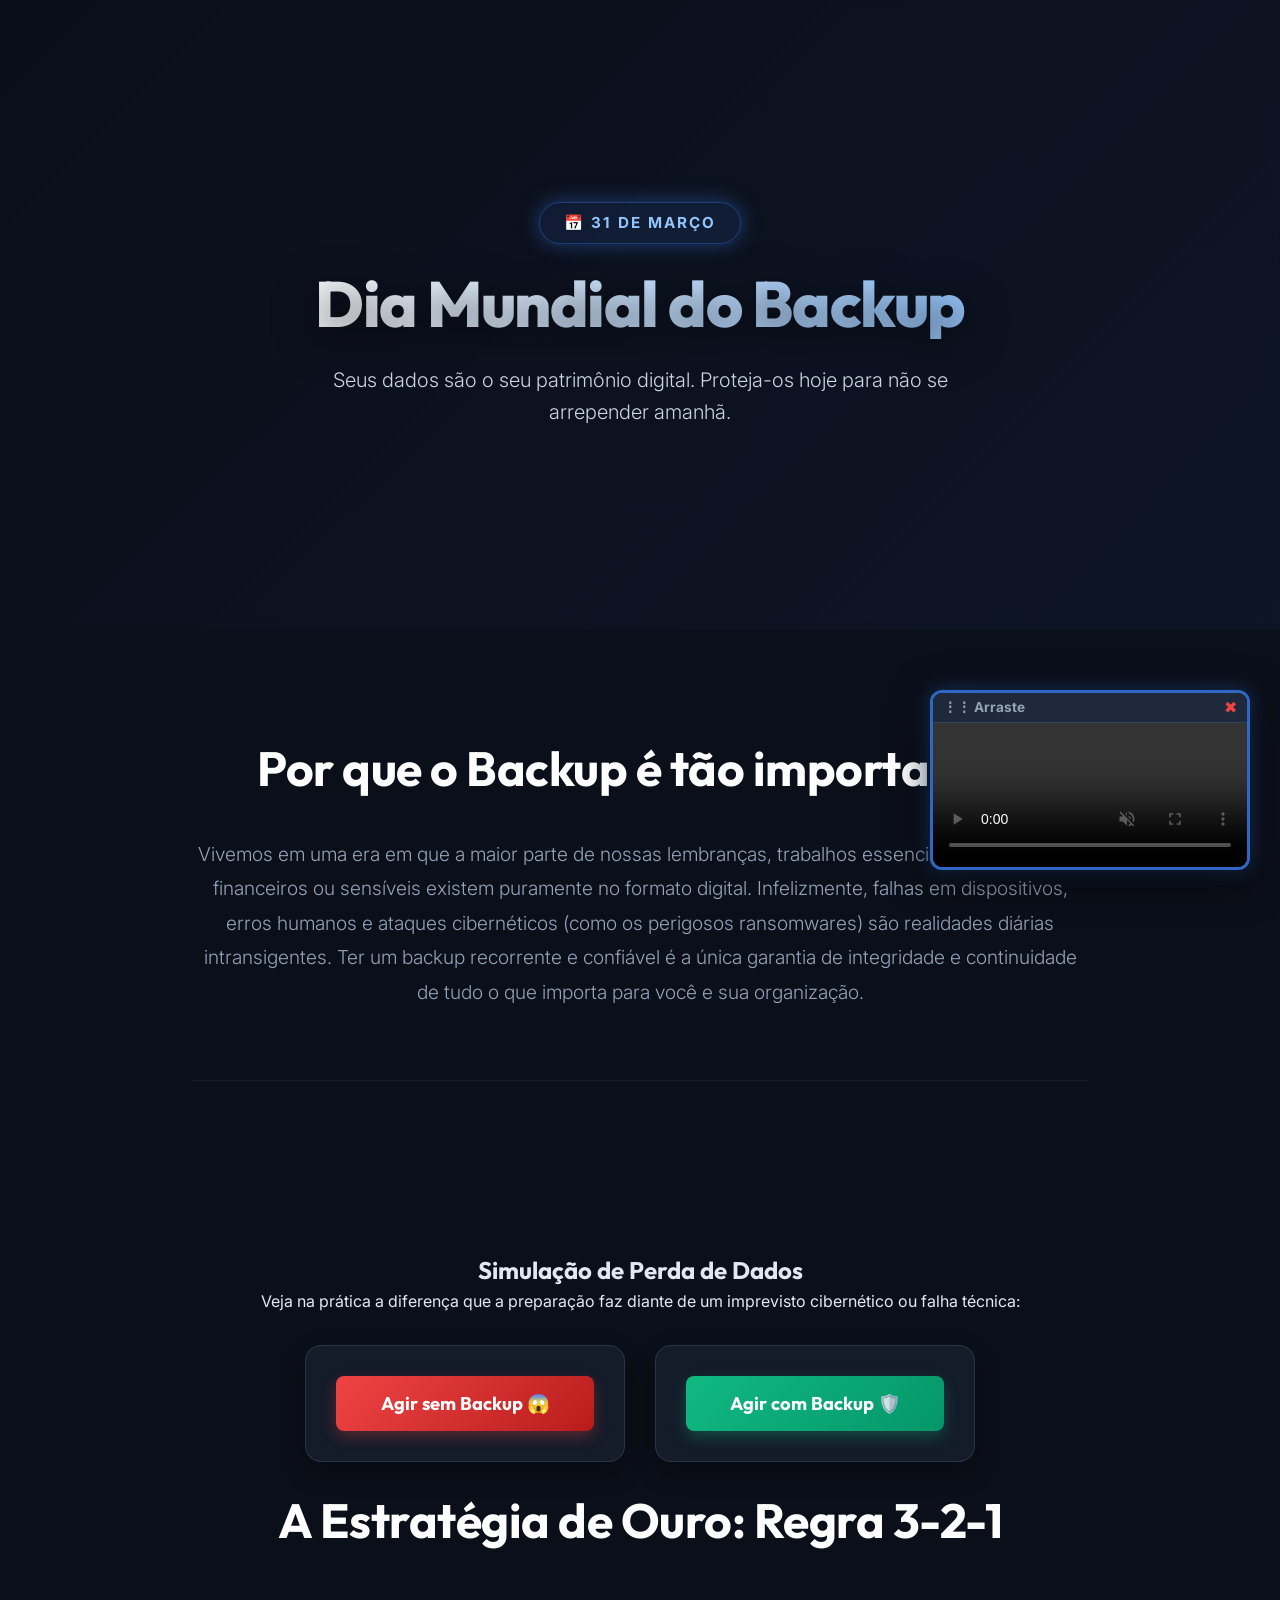
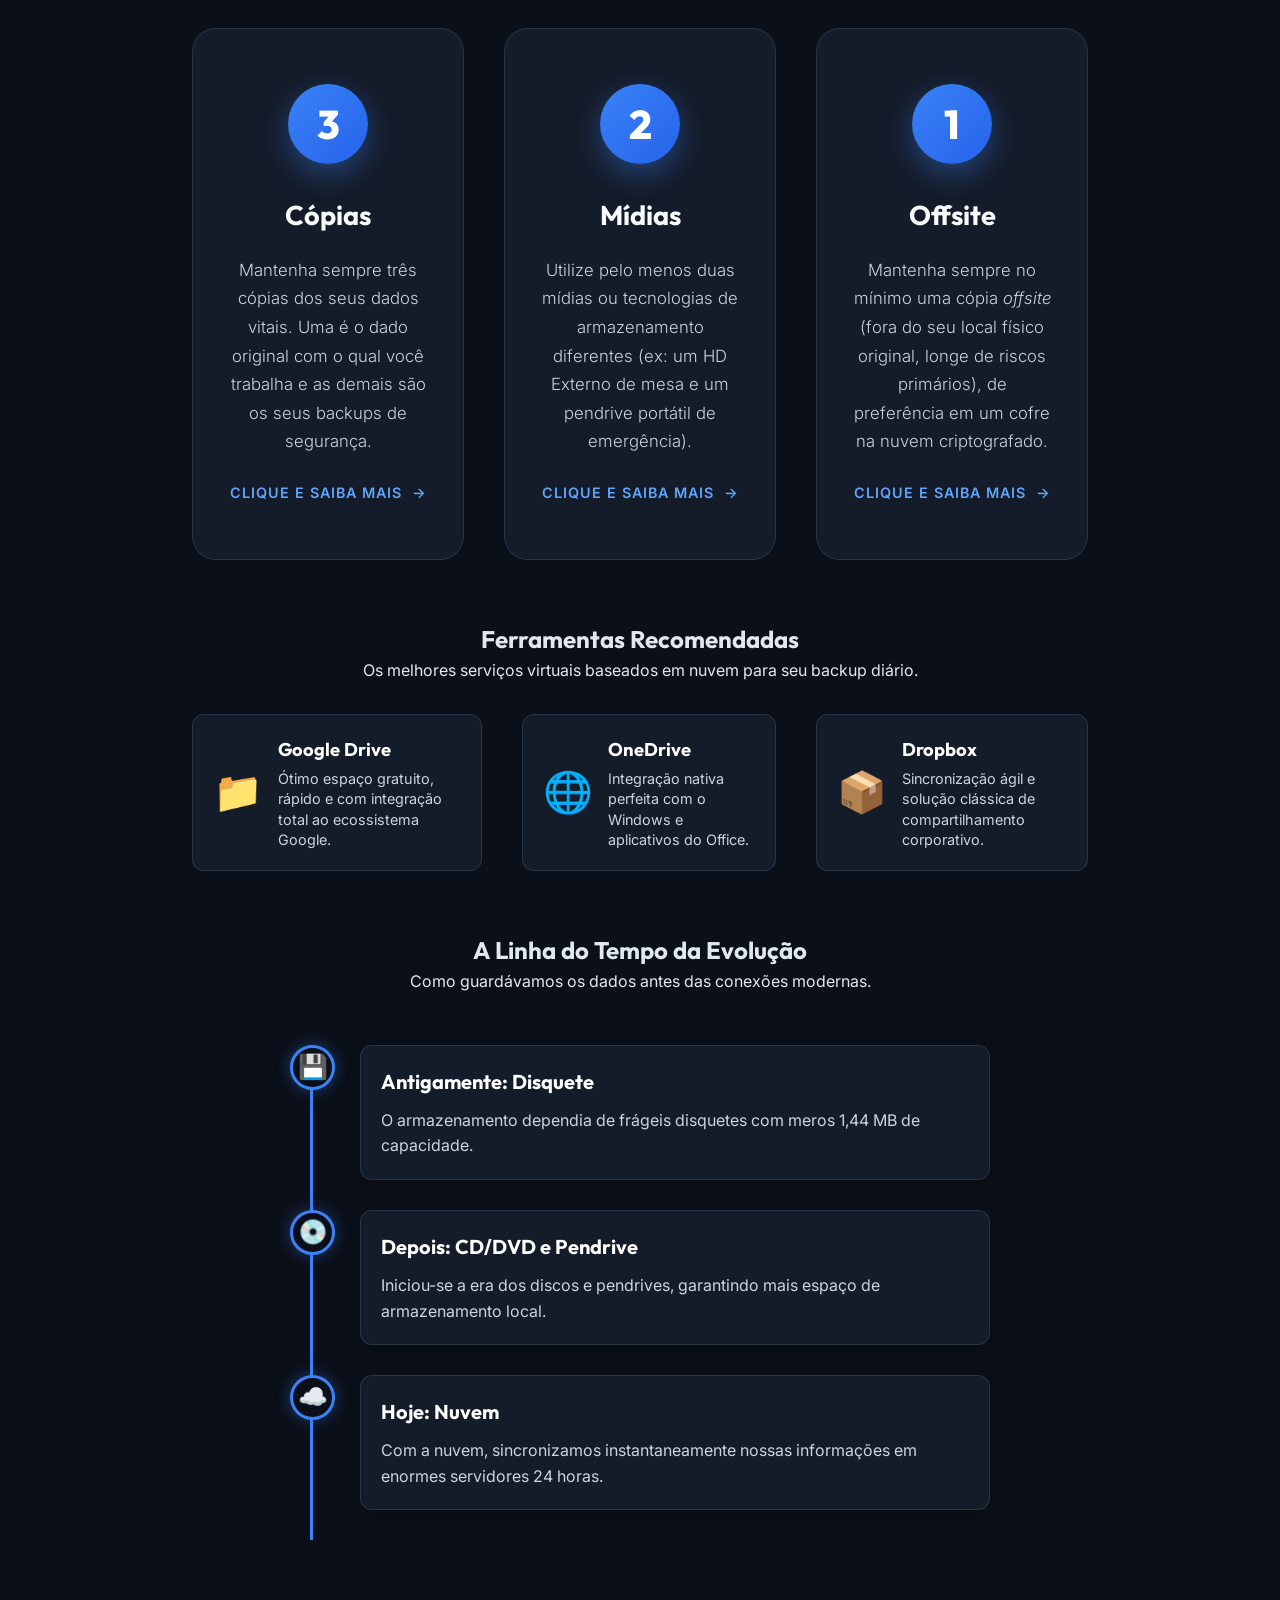
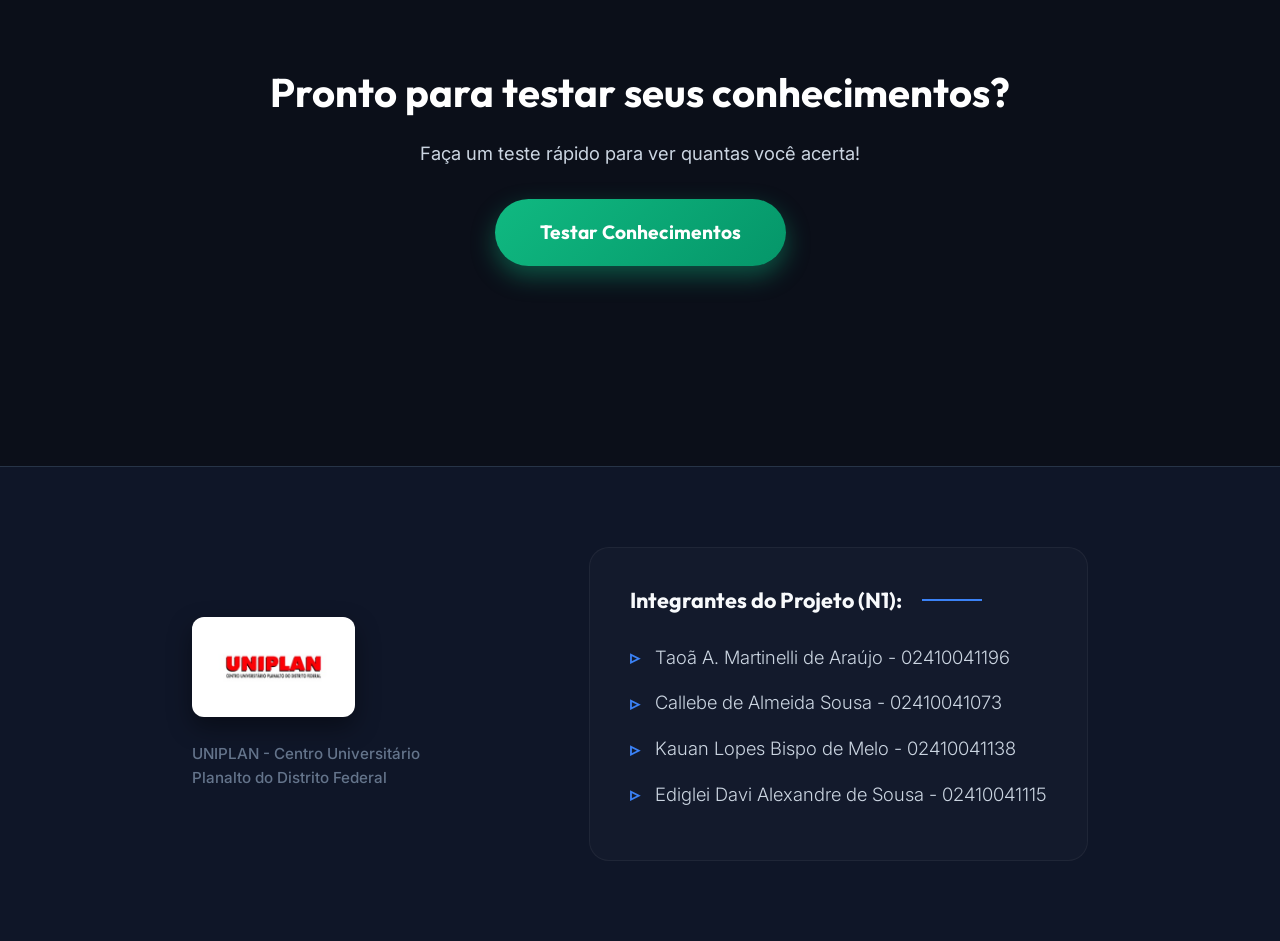
<file: index.html>
<!DOCTYPE html>
<html lang="pt-BR">

<head>
    <meta charset="UTF-8">
    <meta name="viewport" content="width=device-width, initial-scale=1.0">
    <meta name="description" content="Página sobre o Dia Mundial do Backup, desenvolvida para o N1 de Sistemas.">
    <title>Dia Mundial do Backup | UNIPLAN</title>

    <!-- Fontes modernas do Google -->
    <link rel="preconnect" href="https://fonts.googleapis.com">
    <link rel="preconnect" href="https://fonts.gstatic.com" crossorigin>
    <link
        href="https://fonts.googleapis.com/css2?family=Outfit:wght@300;400;700;800&family=Inter:wght@300;400;500&display=swap"
        rel="stylesheet">

    <link rel="stylesheet" href="style.css">
</head>

<body>

    <!-- Banner Cabeçalho -->
    <header class="banner">
        <div class="banner-overlay"></div>
        <div class="banner-content">
            <div class="date-badge">📅 31 de Março</div>
            <h1 class="animate-on-scroll">Dia Mundial do Backup</h1>
            <p class="animate-on-scroll delay-1">Seus dados são o seu patrimônio digital. Proteja-os hoje para não se
                arrepender amanhã.</p>
        </div>
    </header>

    <!-- Conteúdo Principal - Exigência de 15%+ de Margens -->
    <main class="main-content">

        <section class="intro-section animate-on-scroll">
            <h2>Por que o Backup é tão importante?</h2>
            <p>Vivemos em uma era em que a maior parte de nossas lembranças, trabalhos essenciais e documentos
                financeiros ou sensíveis existem puramente no formato digital. Infelizmente, falhas em dispositivos,
                erros humanos e ataques cibernéticos (como os perigosos ransomwares) são realidades diárias
                intransigentes. Ter um backup recorrente e confiável é a única garantia de integridade e continuidade de
                tudo o que importa para você e sua organização.</p>
        </section>

        <section class="simulation-section animate-on-scroll delay-1">
            <h2>Simulação de Perda de Dados</h2>
            <p>Veja na prática a diferença que a preparação faz diante de um imprevisto cibernético ou falha técnica:
            </p>
            <div class="simulation-container">
                <div class="sim-card">
                    <button class="sim-btn btn-danger"
                        onclick="document.getElementById('sim-loss').style.display='block'">Agir sem Backup 😱</button>
                    <div id="sim-loss" class="sim-alert error-alert" style="display: none;">
                        ❌ Falha no HD detectada! <br><strong>Você perdeu tudo!</strong>
                    </div>
                </div>
                <div class="sim-card">
                    <button class="sim-btn btn-success"
                        onclick="document.getElementById('sim-safe').style.display='block'">Agir com Backup 🛡️</button>
                    <div id="sim-safe" class="sim-alert success-alert" style="display: none;">
                        ✅ Falha no HD detectada, mas <br><strong>seus dados foram recuperados!</strong>
                    </div>
                </div>
            </div>
        </section>

        <section class="strategy-section">
            <h2 class="animate-on-scroll">A Estratégia de Ouro: Regra 3-2-1</h2>
            <div class="cards-container">
                <!-- Card 1 -->
                <a href="copias.html" class="card interactive-card animate-on-scroll delay-1">
                    <div class="card-icon">3</div>
                    <h3>Cópias</h3>
                    <p>Mantenha sempre três cópias dos seus dados vitais. Uma é o dado original com o qual você trabalha
                        e as demais são os seus backups de segurança.</p>
                    <span class="click-indicator">Clique e saiba mais <span class="arrow">→</span></span>
                </a>
                <!-- Card 2 -->
                <a href="midias.html" class="card interactive-card animate-on-scroll delay-2">
                    <div class="card-icon">2</div>
                    <h3>Mídias</h3>
                    <p>Utilize pelo menos duas mídias ou tecnologias de armazenamento diferentes (ex: um HD Externo de
                        mesa e um pendrive portátil de emergência).</p>
                    <span class="click-indicator">Clique e saiba mais <span class="arrow">→</span></span>
                </a>
                <!-- Card 3 -->
                <a href="offsite.html" class="card interactive-card animate-on-scroll delay-3">
                    <div class="card-icon">1</div>
                    <h3>Offsite</h3>
                    <p>Mantenha sempre no mínimo uma cópia <em>offsite</em> (fora do seu local físico original, longe de
                        riscos primários), de preferência em um cofre na nuvem criptografado.</p>
                    <span class="click-indicator">Clique e saiba mais <span class="arrow">→</span></span>
                </a>
            </div>
        </section>

        <section class="tools-section animate-on-scroll delay-1" style="margin-top: 60px; text-align: center;">
            <h2>Ferramentas Recomendadas</h2>
            <p style="margin-bottom: 30px;">Os melhores serviços virtuais baseados em nuvem para seu backup diário.</p>
            <div class="cards-container">
                <a href="https://drive.google.com/" target="_blank" rel="noopener noreferrer" class="tool-card">
                    <div class="tool-icon">📁</div>
                    <div class="tool-info">
                        <h3>Google Drive</h3>
                        <p>Ótimo espaço gratuito, rápido e com integração total ao ecossistema Google.</p>
                    </div>
                </a>
                <a href="https://onedrive.live.com/" target="_blank" rel="noopener noreferrer" class="tool-card">
                    <div class="tool-icon">🌐</div>
                    <div class="tool-info">
                        <h3>OneDrive</h3>
                        <p>Integração nativa perfeita com o Windows e aplicativos do Office.</p>
                    </div>
                </a>
                <a href="https://www.dropbox.com/" target="_blank" rel="noopener noreferrer" class="tool-card">
                    <div class="tool-icon">📦</div>
                    <div class="tool-info">
                        <h3>Dropbox</h3>
                        <p>Sincronização ágil e solução clássica de compartilhamento corporativo.</p>
                    </div>
                </a>
            </div>
        </section>

        <section class="timeline-section animate-on-scroll delay-2"
            style="margin: 60px 0; display: flex; flex-direction: column; align-items: center;">
            <h2 style="text-align: center;">A Linha do Tempo da Evolução</h2>
            <p style="text-align: center; margin-bottom: 30px;">Como guardávamos os dados antes das conexões modernas.
            </p>
            <div class="timeline" style="width: 100%; max-width: 700px;">
                <div class="timeline-item">
                    <div class="time-marker">💾</div>
                    <a href="https://pt.wikipedia.org/wiki/Disquete" target="_blank" rel="noopener noreferrer"
                        class="time-content" style="text-decoration: none; display: block;">
                        <h3>Antigamente: Disquete</h3>
                        <p>O armazenamento dependia de frágeis disquetes com meros 1,44 MB de capacidade.</p>
                    </a>
                </div>
                <div class="timeline-item">
                    <div class="time-marker">💿</div>
                    <a href="https://pt.wikipedia.org/wiki/Disco_compacto" target="_blank" rel="noopener noreferrer"
                        class="time-content" style="text-decoration: none; display: block;">
                        <h3>Depois: CD/DVD e Pendrive</h3>
                        <p>Iniciou-se a era dos discos e pendrives, garantindo mais espaço de armazenamento local.</p>
                    </a>
                </div>
                <div class="timeline-item">
                    <div class="time-marker">☁️</div>
                    <a href="https://pt.wikipedia.org/wiki/Computa%C3%A7%C3%A3o_em_nuvem" target="_blank"
                        rel="noopener noreferrer" class="time-content" style="text-decoration: none; display: block;">
                        <h3>Hoje: Nuvem</h3>
                        <p>Com a nuvem, sincronizamos instantaneamente nossas informações em enormes servidores 24
                            horas.</p>
                    </a>
                </div>
            </div>
        </section>

        <section class="quiz-cta-section animate-on-scroll delay-1" style="text-align: center; margin-bottom: 80px;">
            <div class="quiz-cta-container">
                <h2 style="font-size: 2.5rem; color: #fff; margin-bottom: 15px;">Pronto para testar seus conhecimentos?
                </h2>
                <p style="font-size: 1.15rem; color: #cbd5e1; margin-bottom: 30px;">Faça um teste rápido para ver
                    quantas você acerta!</p>
                <a href="quiz.html" class="quiz-btn">Testar Conhecimentos</a>
            </div>
        </section>

    </main>

    <!-- Rodapé -->
    <footer class="footer">
        <div class="footer-content">
            <div class="logo-container">
                <!-- Imagem enviada inserida no rodapé -->
                <img src="uniplan_logo.png" alt="Logo UNIPLAN" class="uniplan-logo animate-on-scroll">
                <p class="institution-name">UNIPLAN - Centro Universitário Planalto do Distrito Federal</p>
            </div>

            <div class="team-container animate-on-scroll delay-1">
                <h3>Integrantes do Projeto (N1):</h3>
                <ul>
                    <li>Taoã A. Martinelli de Araújo - 02410041196</li>
                    <li>Callebe de Almeida Sousa - 02410041073</li>
                    <li>Kauan Lopes Bispo de Melo - 02410041138</li>
                    <li>Ediglei Davi Alexandre de Sousa - 02410041115</li>
                </ul>
            </div>
        </div>
    </footer>

    <!-- Script para Micro-interações (Fade e Slide up suave) -->
    <script>
        document.addEventListener('DOMContentLoaded', () => {
            const observerOptions = {
                threshold: 0.15,
                rootMargin: "0px 0px -50px 0px"
            };

            const observer = new IntersectionObserver((entries) => {
                entries.forEach(entry => {
                    if (entry.isIntersecting) {
                        entry.target.classList.add('visible');
                        observer.unobserve(entry.target); // Anima apenas uma vez para otimização
                    }
                });
            }, observerOptions);

            document.querySelectorAll('.animate-on-scroll').forEach((el) => {
                observer.observe(el);
            });
        });
    </script>

    <!-- Floating Video PiP -->
    <div class="floating-video" id="draggable-video">
        <div class="drag-handle" id="drag-handle">
            <span>⋮⋮ Arraste</span>
            <button onclick="document.getElementById('draggable-video').style.display='none'"
                title="Fechar Video">✖</button>
        </div>
        <video src="video_backup.mp4" title="O que é Backup?" autoplay muted loop
            style="width: 100%; height: calc(100% - 30px); object-fit: cover; display: block;" controls></video>
    </div>

    <script>
        // Lógica para tornar o vídeo arrastável
        const dragItem = document.getElementById("draggable-video");
        const dragHandle = document.getElementById("drag-handle");

        let isDragging = false;
        let startX, startY, initialX, initialY;

        dragHandle.addEventListener("mousedown", dragStart);
        document.addEventListener("mouseup", dragEnd);
        document.addEventListener("mousemove", drag);

        dragHandle.addEventListener("touchstart", dragStart, { passive: false });
        document.addEventListener("touchend", dragEnd);
        document.addEventListener("touchmove", drag, { passive: false });

        function dragStart(e) {
            initialX = dragItem.offsetLeft;
            initialY = dragItem.offsetTop;

            if (e.type === "touchstart") {
                startX = e.touches[0].clientX;
                startY = e.touches[0].clientY;
            } else {
                startX = e.clientX;
                startY = e.clientY;
            }

            isDragging = true;
            dragItem.style.transition = 'none'; // Desabilita smooth transition enquanto arrasta

            // Remove right/bottom constraint and lock to top/left pixel values so it jumps perfectly
            dragItem.style.right = 'auto';
            dragItem.style.bottom = 'auto';
            dragItem.style.left = initialX + "px";
            dragItem.style.top = initialY + "px";
        }

        function dragEnd(e) {
            isDragging = false;
            dragItem.style.transition = 'transform 0.3s ease, border-color 0.3s ease';
        }

        function drag(e) {
            if (isDragging) {
                e.preventDefault();
                let currentX, currentY;

                if (e.type === "touchmove") {
                    currentX = e.touches[0].clientX - startX;
                    currentY = e.touches[0].clientY - startY;
                } else {
                    currentX = e.clientX - startX;
                    currentY = e.clientY - startY;
                }

                dragItem.style.left = (initialX + currentX) + "px";
                dragItem.style.top = (initialY + currentY) + "px";
            }
        }
    </script>
</body>

</html>
</file>
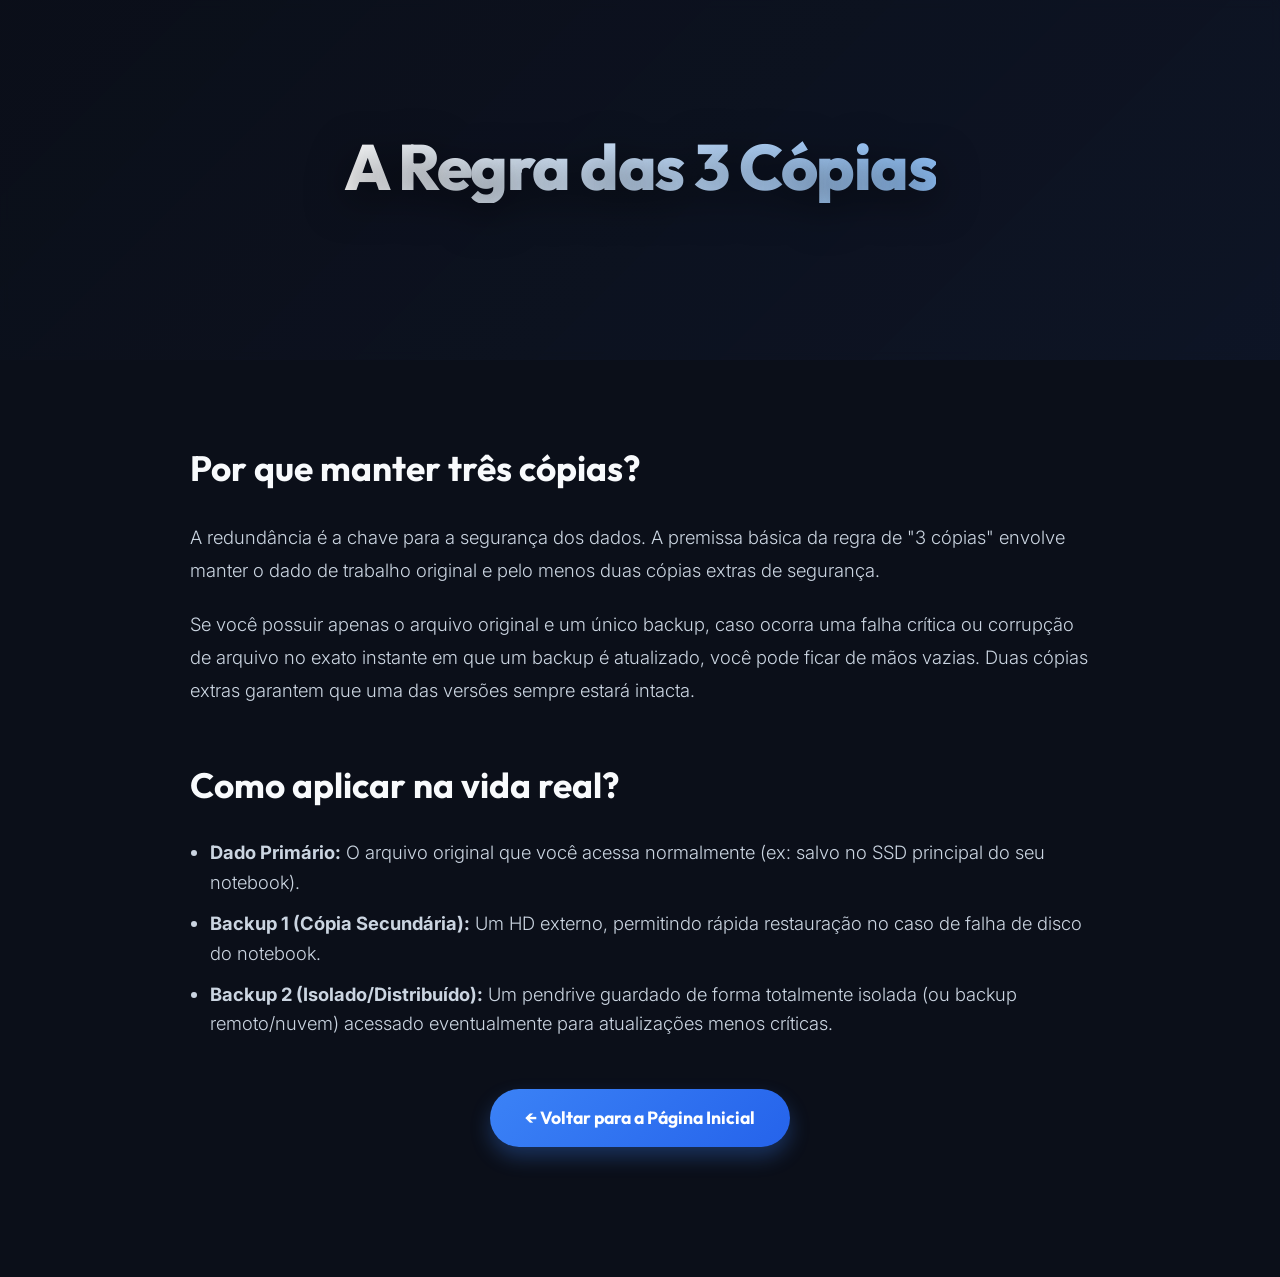
<file: copias.html>
<!DOCTYPE html>
<html lang="pt-BR">

<head>
    <meta charset="UTF-8">
    <meta name="viewport" content="width=device-width, initial-scale=1.0">
    <title>3 Cópias de Segurança | Regra 3-2-1</title>
    <link
        href="https://fonts.googleapis.com/css2?family=Outfit:wght@300;400;700;800&family=Inter:wght@300;400;500&display=swap"
        rel="stylesheet">
    <link rel="stylesheet" href="style.css">
</head>

<body>
    <header class="banner detail-banner">
        <div class="banner-overlay"></div>
        <div class="banner-content">
            <h1 class="animate-on-scroll">A Regra das 3 Cópias</h1>
        </div>
    </header>

    <main class="main-content detail-content">
        <h2 class="animate-on-scroll delay-1">Por que manter três cópias?</h2>
        <p class="animate-on-scroll delay-2">A redundância é a chave para a segurança dos dados. A premissa básica da
            regra de "3 cópias" envolve manter o dado de trabalho original e pelo menos duas cópias extras de segurança.
        </p>
        <p class="animate-on-scroll delay-2">Se você possuir apenas o arquivo original e um único backup, caso ocorra
            uma falha crítica ou corrupção de arquivo no exato instante em que um backup é atualizado, você pode ficar
            de mãos vazias. Duas cópias extras garantem que uma das versões sempre estará intacta.</p>

        <h2 class="animate-on-scroll delay-2" style="margin-top:50px;">Como aplicar na vida real?</h2>
        <ul class="detail-list animate-on-scroll delay-2">
            <li><strong>Dado Primário:</strong> O arquivo original que você acessa normalmente (ex: salvo no SSD
                principal do seu notebook).</li>
            <li><strong>Backup 1 (Cópia Secundária):</strong> Um HD externo, permitindo rápida restauração no caso de
                falha de disco do notebook.</li>
            <li><strong>Backup 2 (Isolado/Distribuído):</strong> Um pendrive guardado de forma totalmente isolada (ou
                backup remoto/nuvem) acessado eventualmente para atualizações menos críticas.</li>
        </ul>

        <div class="btn-container animate-on-scroll delay-3">
            <a href="index.html" class="back-btn">← Voltar para a Página Inicial</a>
        </div>
    </main>

    <script>
        document.addEventListener('DOMContentLoaded', () => {
            const observer = new IntersectionObserver((entries) => {
                entries.forEach(entry => {
                    if (entry.isIntersecting) {
                        entry.target.classList.add('visible');
                        observer.unobserve(entry.target);
                    }
                });
            }, { threshold: 0.1 });

            document.querySelectorAll('.animate-on-scroll').forEach((el) => {
                observer.observe(el);
            });
        });
    </script>
</body>

</html>
</file>
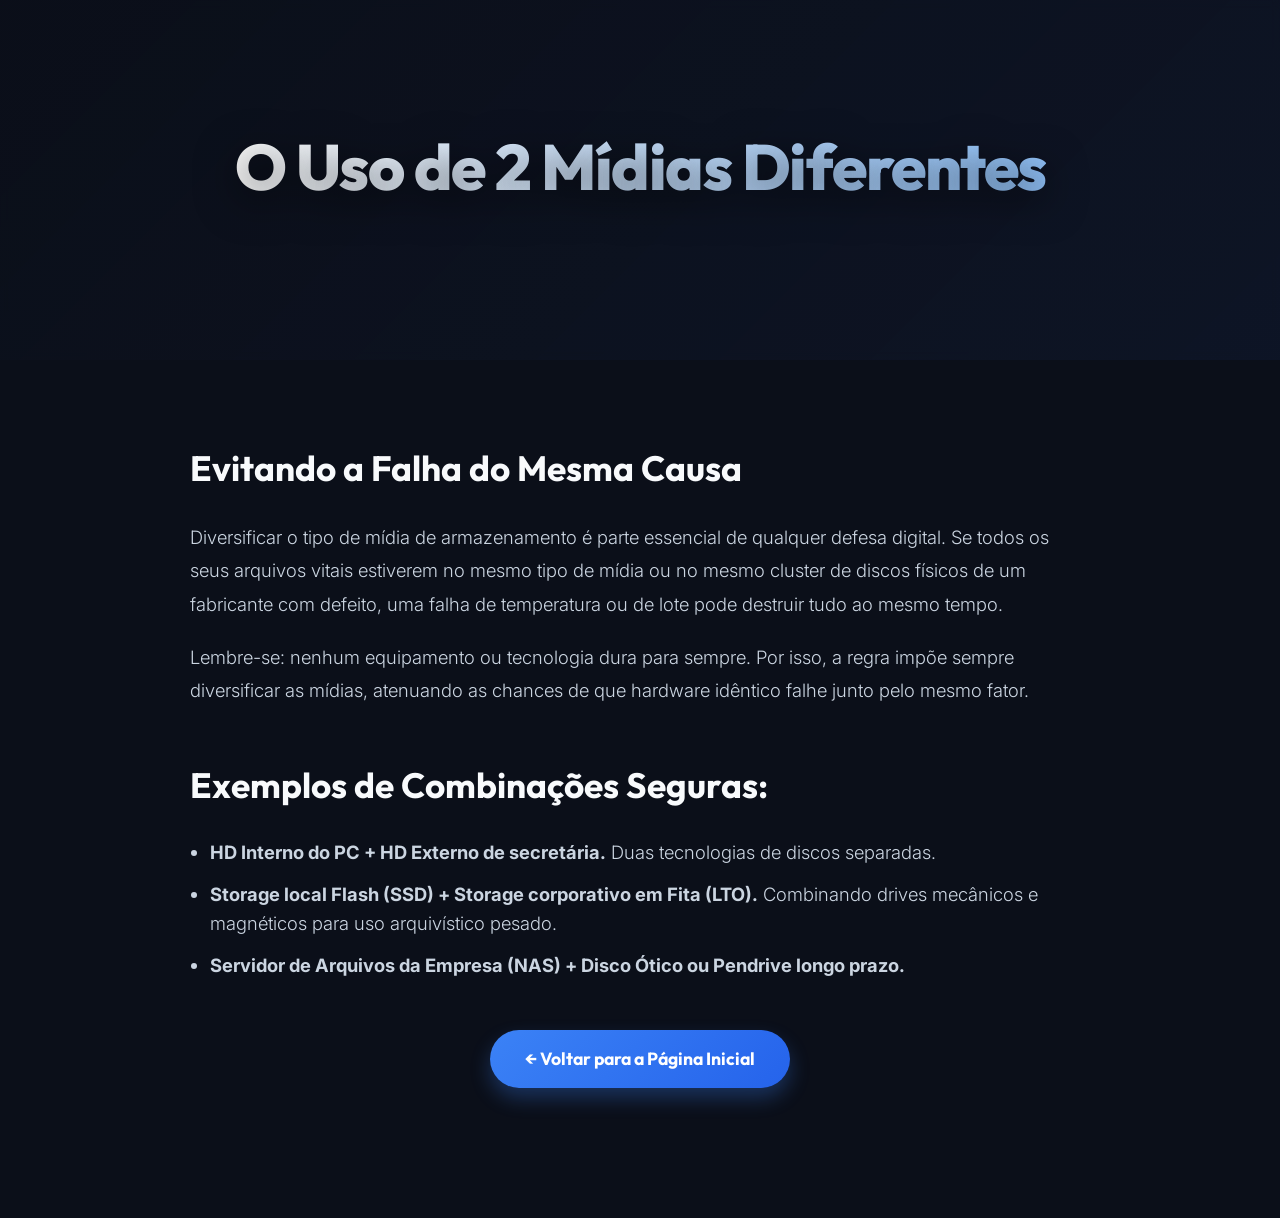
<file: midias.html>
<!DOCTYPE html>
<html lang="pt-BR">

<head>
    <meta charset="UTF-8">
    <meta name="viewport" content="width=device-width, initial-scale=1.0">
    <title>2 Mídias Diferentes | Regra 3-2-1</title>
    <link
        href="https://fonts.googleapis.com/css2?family=Outfit:wght@300;400;700;800&family=Inter:wght@300;400;500&display=swap"
        rel="stylesheet">
    <link rel="stylesheet" href="style.css">
</head>

<body>
    <header class="banner detail-banner">
        <div class="banner-overlay"></div>
        <div class="banner-content">
            <h1 class="animate-on-scroll">O Uso de 2 Mídias Diferentes</h1>
        </div>
    </header>

    <main class="main-content detail-content">
        <h2 class="animate-on-scroll delay-1">Evitando a Falha do Mesma Causa</h2>
        <p class="animate-on-scroll delay-2">Diversificar o tipo de mídia de armazenamento é parte essencial de qualquer
            defesa digital. Se todos os seus arquivos vitais estiverem no mesmo tipo de mídia ou no mesmo cluster de
            discos físicos de um fabricante com defeito, uma falha de temperatura ou de lote pode destruir tudo ao mesmo
            tempo.</p>
        <p class="animate-on-scroll delay-2">Lembre-se: nenhum equipamento ou tecnologia dura para sempre. Por isso, a
            regra impõe sempre diversificar as mídias, atenuando as chances de que hardware idêntico falhe junto pelo
            mesmo fator.</p>

        <h2 class="animate-on-scroll delay-2" style="margin-top:50px;">Exemplos de Combinações Seguras:</h2>
        <ul class="detail-list animate-on-scroll delay-2">
            <li><strong>HD Interno do PC + HD Externo de secretária.</strong> Duas tecnologias de discos separadas.</li>
            <li><strong>Storage local Flash (SSD) + Storage corporativo em Fita (LTO).</strong> Combinando drives
                mecânicos e magnéticos para uso arquivístico pesado.</li>
            <li><strong>Servidor de Arquivos da Empresa (NAS) + Disco Ótico ou Pendrive longo prazo.</strong></li>
        </ul>

        <div class="btn-container animate-on-scroll delay-3">
            <a href="index.html" class="back-btn">← Voltar para a Página Inicial</a>
        </div>
    </main>

    <script>
        document.addEventListener('DOMContentLoaded', () => {
            const observer = new IntersectionObserver((entries) => {
                entries.forEach(entry => {
                    if (entry.isIntersecting) {
                        entry.target.classList.add('visible');
                        observer.unobserve(entry.target);
                    }
                });
            }, { threshold: 0.1 });

            document.querySelectorAll('.animate-on-scroll').forEach((el) => {
                observer.observe(el);
            });
        });
    </script>
</body>

</html>
</file>
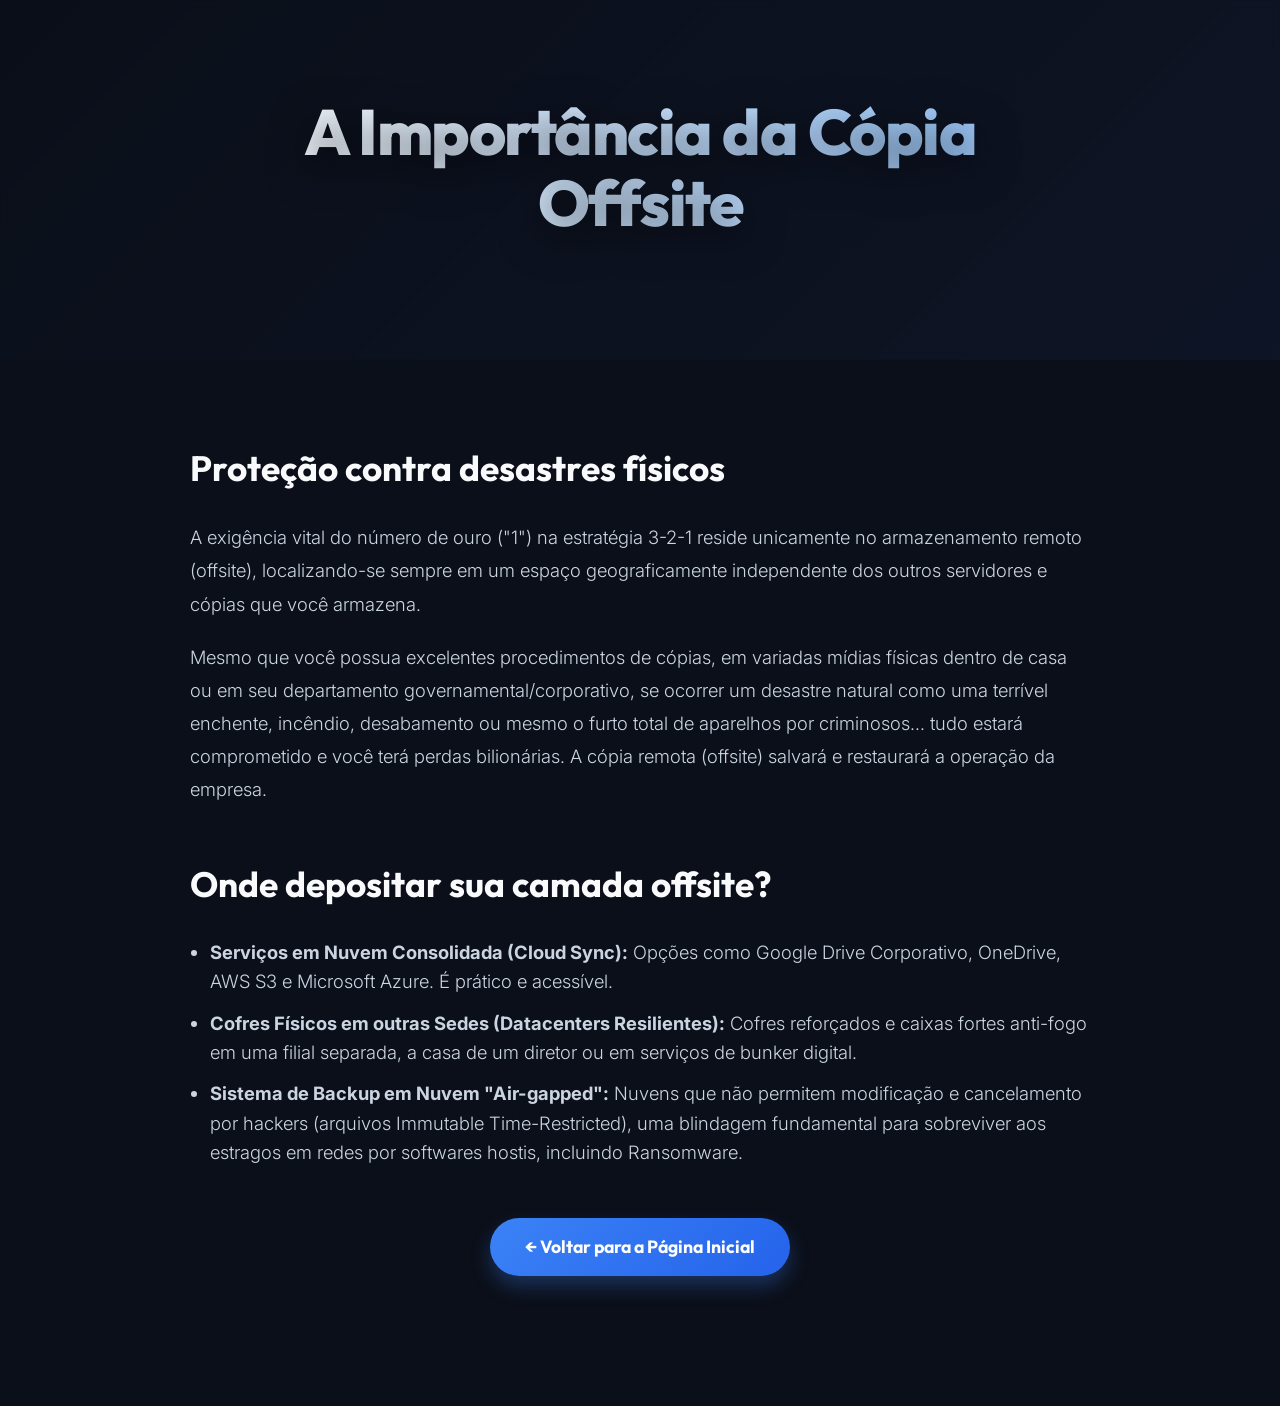
<file: offsite.html>
<!DOCTYPE html>
<html lang="pt-BR">

<head>
    <meta charset="UTF-8">
    <meta name="viewport" content="width=device-width, initial-scale=1.0">
    <title>1 Cópia Offsite | Regra 3-2-1</title>
    <link
        href="https://fonts.googleapis.com/css2?family=Outfit:wght@300;400;700;800&family=Inter:wght@300;400;500&display=swap"
        rel="stylesheet">
    <link rel="stylesheet" href="style.css">
</head>

<body>
    <header class="banner detail-banner">
        <div class="banner-overlay"></div>
        <div class="banner-content">
            <h1 class="animate-on-scroll">A Importância da Cópia Offsite</h1>
        </div>
    </header>

    <main class="main-content detail-content">
        <h2 class="animate-on-scroll delay-1">Proteção contra desastres físicos</h2>
        <p class="animate-on-scroll delay-2">A exigência vital do número de ouro ("1") na estratégia 3-2-1 reside
            unicamente no armazenamento remoto (offsite), localizando-se sempre em um espaço geograficamente
            independente dos outros servidores e cópias que você armazena.</p>
        <p class="animate-on-scroll delay-2">Mesmo que você possua excelentes procedimentos de cópias, em variadas
            mídias físicas dentro de casa ou em seu departamento governamental/corporativo, se ocorrer um desastre
            natural como uma terrível enchente, incêndio, desabamento ou mesmo o furto total de aparelhos por
            criminosos... tudo estará comprometido e você terá perdas bilionárias. A cópia remota (offsite) salvará e
            restaurará a operação da empresa.</p>

        <h2 class="animate-on-scroll delay-2" style="margin-top:50px;">Onde depositar sua camada offsite?</h2>
        <ul class="detail-list animate-on-scroll delay-2">
            <li><strong>Serviços em Nuvem Consolidada (Cloud Sync):</strong> Opções como Google Drive Corporativo,
                OneDrive, AWS S3 e Microsoft Azure. É prático e acessível.</li>
            <li><strong>Cofres Físicos em outras Sedes (Datacenters Resilientes):</strong> Cofres reforçados e caixas
                fortes anti-fogo em uma filial separada, a casa de um diretor ou em serviços de bunker digital.</li>
            <li><strong>Sistema de Backup em Nuvem "Air-gapped":</strong> Nuvens que não permitem modificação e
                cancelamento por hackers (arquivos Immutable Time-Restricted), uma blindagem fundamental para sobreviver
                aos estragos em redes por softwares hostis, incluindo Ransomware.</li>
        </ul>

        <div class="btn-container animate-on-scroll delay-3">
            <a href="index.html" class="back-btn">← Voltar para a Página Inicial</a>
        </div>
    </main>

    <script>
        document.addEventListener('DOMContentLoaded', () => {
            const observer = new IntersectionObserver((entries) => {
                entries.forEach(entry => {
                    if (entry.isIntersecting) {
                        entry.target.classList.add('visible');
                        observer.unobserve(entry.target);
                    }
                });
            }, { threshold: 0.1 });

            document.querySelectorAll('.animate-on-scroll').forEach((el) => {
                observer.observe(el);
            });
        });
    </script>
</body>

</html>
</file>
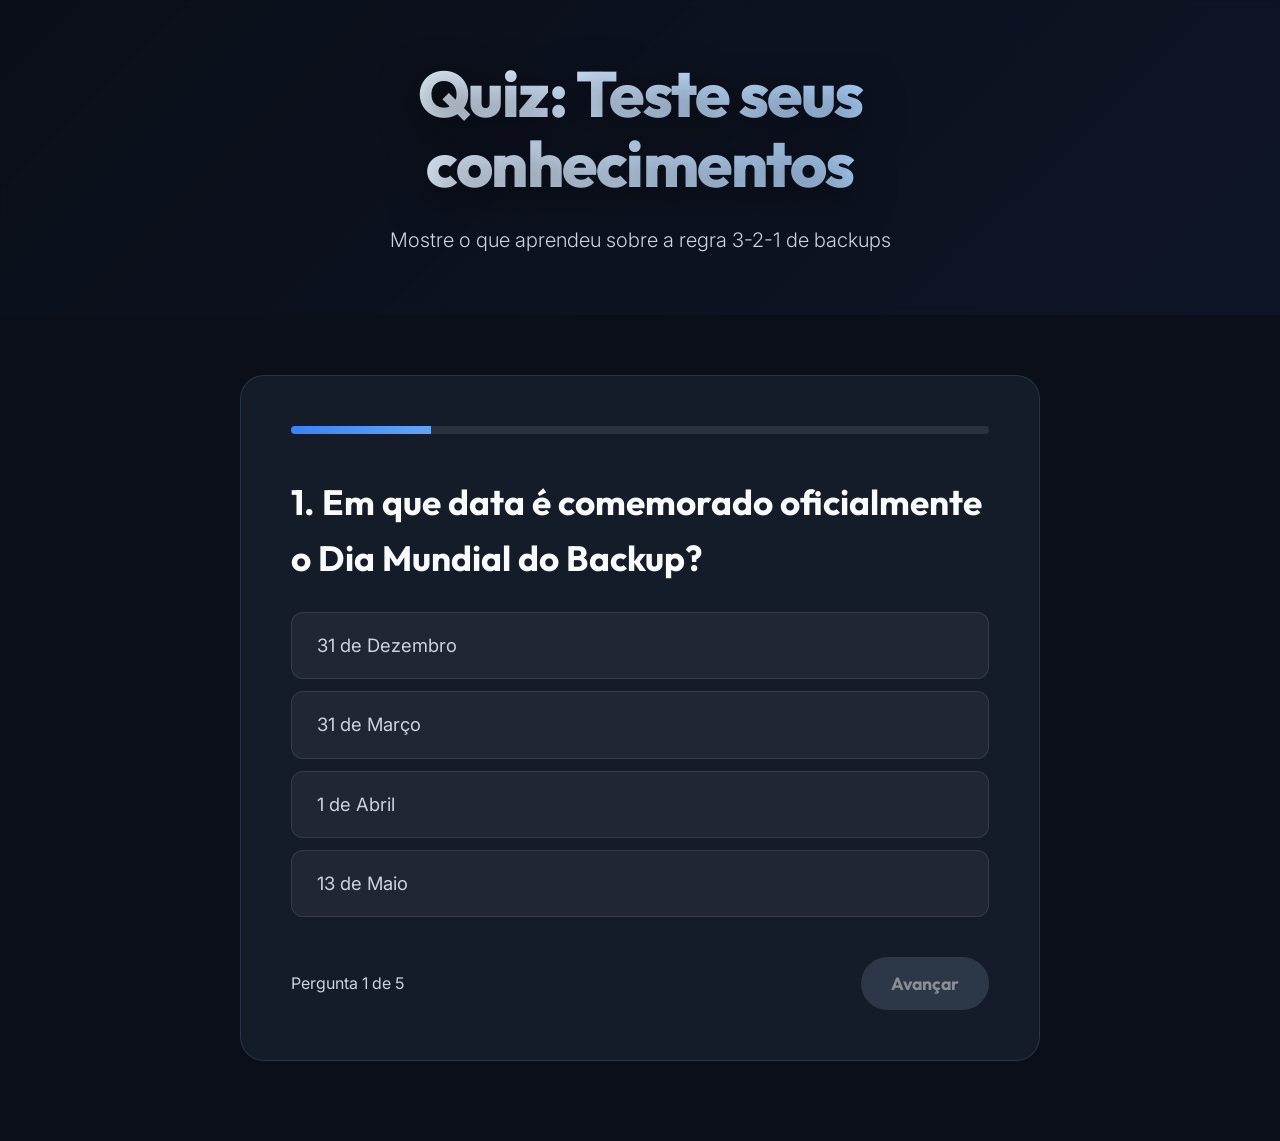
<file: quiz.html>
<!DOCTYPE html>
<html lang="pt-BR">

<head>
    <meta charset="UTF-8">
    <meta name="viewport" content="width=device-width, initial-scale=1.0">
    <title>Quiz: Testar Conhecimentos | UNIPLAN</title>
    <link
        href="https://fonts.googleapis.com/css2?family=Outfit:wght@300;400;700;800&family=Inter:wght@300;400;500&display=swap"
        rel="stylesheet">
    <link rel="stylesheet" href="style.css">
    <style>
        .quiz-container {
            max-width: 800px;
            margin: 0 auto;
            background: var(--card-bg);
            border: 1px solid var(--border-color);
            border-radius: 24px;
            padding: 50px;
            backdrop-filter: blur(16px);
        }

        .question-block {
            display: none;
        }

        .question-block.active {
            display: block;
            animation: fadeInRight 0.5s ease-out;
        }

        .question-title {
            font-size: 1.8rem;
            margin-bottom: 25px;
            color: #fff;
        }

        .options {
            list-style: none;
            padding: 0;
        }

        .option {
            background: rgba(255, 255, 255, 0.05);
            border: 1px solid rgba(255, 255, 255, 0.1);
            padding: 18px 25px;
            margin-bottom: 12px;
            border-radius: 12px;
            cursor: pointer;
            transition: all 0.2s;
            font-size: 1.15rem;
            color: #cbd5e1;
        }

        .option:hover {
            background: rgba(59, 130, 246, 0.15);
            border-color: #3b82f6;
        }

        .option.selected {
            background: #3b82f6;
            color: #fff;
            border-color: #60a5fa;
            box-shadow: 0 5px 15px rgba(59, 130, 246, 0.3);
        }

        .quiz-footer {
            margin-top: 40px;
            display: flex;
            justify-content: space-between;
            align-items: center;
        }

        .nav-btn {
            padding: 15px 30px;
            background: #3b82f6;
            color: white;
            border: none;
            font-family: 'Outfit', sans-serif;
            cursor: pointer;
            font-size: 1.1rem;
            font-weight: bold;
            border-radius: 50px;
            transition: all 0.3s;
        }

        .nav-btn:hover:not(:disabled) {
            background: #2563eb;
            transform: translateY(-3px);
            box-shadow: 0 10px 20px rgba(59, 130, 246, 0.4);
        }

        .nav-btn:disabled {
            background: #475569;
            cursor: not-allowed;
            opacity: 0.5;
            box-shadow: none;
            transform: none;
        }

        #results {
            display: none;
            text-align: center;
        }

        .score {
            font-size: 4.5rem;
            font-weight: 800;
            color: #60a5fa;
            margin: 15px 0;
            text-shadow: 0 5px 20px rgba(59, 130, 246, 0.4);
        }

        .feedback-msg {
            font-size: 1.25rem;
            margin-bottom: 30px;
            color: #f8fafc;
        }

        .summary-box {
            text-align: left;
            background: rgba(0, 0, 0, 0.3);
            padding: 25px;
            border-radius: 15px;
            margin-bottom: 40px;
            border: 1px solid rgba(255, 255, 255, 0.05);
        }

        .summary-box p {
            font-size: 1.2rem;
            margin-bottom: 10px;
        }

        .success-text {
            color: #4ade80;
        }

        .error-text {
            color: #f87171;
        }

        @keyframes fadeInRight {
            from {
                opacity: 0;
                transform: translateX(30px);
            }

            to {
                opacity: 1;
                transform: translateX(0);
            }
        }

        .progress-bar {
            width: 100%;
            height: 8px;
            background: rgba(255, 255, 255, 0.1);
            border-radius: 4px;
            margin-bottom: 40px;
            overflow: hidden;
        }

        .progress-fill {
            height: 100%;
            background: linear-gradient(90deg, #3b82f6, #60a5fa);
            width: 20%;
            transition: width 0.4s cubic-bezier(0.175, 0.885, 0.32, 1.275);
        }

        .btn-group {
            display: flex;
            gap: 15px;
            justify-content: center;
            flex-wrap: wrap;
        }

        .btn-secondary {
            background: #475569;
        }

        .btn-secondary:hover {
            background: #334155;
            box-shadow: 0 10px 20px rgba(0, 0, 0, 0.3) !important;
        }
    </style>
</head>

<body>
    <header class="banner detail-banner" style="height: 35vh; min-height: 250px;">
        <div class="banner-overlay"></div>
        <div class="banner-content">
            <h1 class="animate-on-scroll">Quiz: Teste seus conhecimentos</h1>
            <p class="animate-on-scroll delay-1">Mostre o que aprendeu sobre a regra 3-2-1 de backups</p>
        </div>
    </header>

    <main class="main-content detail-content" style="padding-top: 60px;">
        <div class="quiz-container">
            <div id="quiz-flow">
                <div class="progress-bar">
                    <div class="progress-fill" id="progress"></div>
                </div>

                <div id="questions-wrapper">
                    <div class="question-block active" data-q="1">
                        <h2 class="question-title">1. Em que data é comemorado oficialmente o Dia Mundial do Backup?
                        </h2>
                        <ul class="options">
                            <li class="option" data-ans="0">31 de Dezembro</li>
                            <li class="option" data-ans="1">31 de Março</li>
                            <li class="option" data-ans="0">1 de Abril</li>
                            <li class="option" data-ans="0">13 de Maio</li>
                        </ul>
                    </div>

                    <div class="question-block" data-q="2">
                        <h2 class="question-title">2. Na regra de ouro "3-2-1", o que o "3" exige que você faça?</h2>
                        <ul class="options">
                            <li class="option" data-ans="0">Acessar o backup 3 vezes por semana</li>
                            <li class="option" data-ans="0">Arquivar o backup por no mínimo 3 meses</li>
                            <li class="option" data-ans="1">Manter sempre 3 cópias exatas dos seus dados vitais (1
                                primária e 2 de segurança)</li>
                            <li class="option" data-ans="0">Utilizar 3 nuvens simultaneamente</li>
                        </ul>
                    </div>

                    <div class="question-block" data-q="3">
                        <h2 class="question-title">3. Qual a principal razão para exigirmos "2 mídias ou tecnologias de
                            armazenamento diferentes"?</h2>
                        <ul class="options">
                            <li class="option" data-ans="1">Evitar que uma mesma causa de defeito em série destrua as
                                duas cópias e a principal juntas</li>
                            <li class="option" data-ans="0">Para baratear os custos contratando marcas mais acessíveis
                            </li>
                            <li class="option" data-ans="0">Para conseguir abrir em computadores Windows e Mac OS</li>
                            <li class="option" data-ans="0">Para que o arquivo ocupe metade do espaço de armazenamento
                            </li>
                        </ul>
                    </div>

                    <div class="question-block" data-q="4">
                        <h2 class="question-title">4. O "1" da estratégia exige um backup "Offsite". Onde ele deve
                            ficar?</h2>
                        <ul class="options">
                            <li class="option" data-ans="0">Em uma partição diferente do mesmo Disco Rígido</li>
                            <li class="option" data-ans="0">Em um pendrive dentro de segurança na mesma sala do servidor
                            </li>
                            <li class="option" data-ans="1">Em um local fisicamente ou geograficamente isolado (como
                                nuvem ou outro prédio)</li>
                            <li class="option" data-ans="0">No desktop do computador</li>
                        </ul>
                    </div>

                    <div class="question-block" data-q="5">
                        <h2 class="question-title">5. Um dos maiores riscos mortais às empresas atuais é o sequestro de
                            dados exigindo pagamento. Que nome se dá a ele?</h2>
                        <ul class="options">
                            <li class="option" data-ans="0">DDoS (Negação de Serviço)</li>
                            <li class="option" data-ans="0">Phishing de Teclado</li>
                            <li class="option" data-ans="1">Ransomware</li>
                            <li class="option" data-ans="0">Zero-day Spyware</li>
                        </ul>
                    </div>
                </div>

                <div class="quiz-footer">
                    <span id="question-counter" style="color:#cbd5e1;">Pergunta 1 de 5</span>
                    <button class="nav-btn" id="next-btn" disabled>Avançar</button>
                </div>
            </div>

            <div id="results">
                <h2 style="font-size: 2.5rem; color: #fff;">Quiz Concluído!</h2>
                <div class="score"><span id="score-correct">0</span> / 5</div>
                <p class="feedback-msg" id="feedback-msg"></p>

                <div class="summary-box">
                    <p class="success-text">✅ Quantidade de Acertos: <strong id="acertos-text"
                            style="font-size:1.4rem;">0</strong></p>
                    <p class="error-text">❌ Quantidade de Erros: <strong id="erros-text"
                            style="font-size:1.4rem;">0</strong></p>
                </div>

                <div class="btn-group">
                    <a href="quiz.html" class="nav-btn btn-secondary" style="text-decoration:none;">Refazer Quiz ↺</a>
                    <a href="index.html" class="nav-btn" style="text-decoration:none;">← Voltar para Início</a>
                </div>
            </div>
        </div>
    </main>

    <script>
        document.addEventListener('DOMContentLoaded', () => {
            const blocks = document.querySelectorAll('.question-block');
            const nextBtn = document.getElementById('next-btn');
            const progressFill = document.getElementById('progress');
            const counterText = document.getElementById('question-counter');

            let currentQ = 0;
            let answers = [];

            blocks.forEach((block, index) => {
                const options = block.querySelectorAll('.option');
                options.forEach(opt => {
                    opt.addEventListener('click', () => {
                        options.forEach(o => o.classList.remove('selected'));
                        opt.classList.add('selected');
                        answers[index] = parseInt(opt.getAttribute('data-ans'));
                        nextBtn.disabled = false;
                    });
                });
            });

            nextBtn.addEventListener('click', () => {
                blocks[currentQ].classList.remove('active');
                currentQ++;

                if (currentQ < blocks.length) {
                    blocks[currentQ].classList.add('active');
                    progressFill.style.width = ((currentQ + 1) * 20) + '%';
                    counterText.innerText = `Pergunta ${currentQ + 1} de 5`;
                    nextBtn.disabled = answers[currentQ] === undefined;
                    if (currentQ === blocks.length - 1) {
                        nextBtn.innerText = "Finalizar Quiz";
                    }
                } else {
                    document.getElementById('quiz-flow').style.display = 'none';
                    document.getElementById('results').style.display = 'block';

                    const correctCount = answers.reduce((a, b) => a + b, 0);
                    const wrongCount = 5 - correctCount;

                    document.getElementById('score-correct').innerText = correctCount;
                    document.getElementById('acertos-text').innerText = correctCount;
                    document.getElementById('erros-text').innerText = wrongCount;

                    const feedback = document.getElementById('feedback-msg');
                    if (correctCount === 5) feedback.innerText = "Incrível! Controle absoluto de segurança.🏆";
                    else if (correctCount >= 3) feedback.innerText = "Bom trabalho! Seus conceitos estão seguros. 👍";
                    else feedback.innerText = "Sinal amarelo! Vale dar mais uma lidinha para evitar riscos. 🤔";
                }
            });

            // IntersectionObserver pra header
            const observer = new IntersectionObserver((entries) => {
                entries.forEach(entry => {
                    if (entry.isIntersecting) {
                        entry.target.classList.add('visible');
                        observer.unobserve(entry.target);
                    }
                });
            }, { threshold: 0.1 });
            document.querySelectorAll('.animate-on-scroll').forEach((el) => {
                observer.observe(el);
            });
        });
    </script>
</body>

</html>
</file>
<file: style.css>
/* style.css */
:root {
    --bg-color: #0b0f19;
    --text-color: #e2e8f0;
    --accent-color: #3b82f6;
    --accent-glow: rgba(59, 130, 246, 0.4);
    --card-bg: rgba(30, 41, 59, 0.5);
    --border-color: rgba(51, 65, 85, 0.7);
}

* {
    margin: 0;
    padding: 0;
    box-sizing: border-box;
}

body {
    font-family: 'Inter', sans-serif;
    background-color: var(--bg-color);
    color: var(--text-color);
    line-height: 1.6;
    overflow-x: hidden;
}

h1,
h2,
h3 {
    font-family: 'Outfit', sans-serif;
}

/* Banner Cabeçalho (Full Width, Altamente Visual) */
.banner {
    width: 100vw;
    height: 70vh;
    min-height: 480px;
    background-image: url('https://images.unsplash.com/photo-1558494949-ef010cbdcc31?auto=format&fit=crop&q=80&w=2000');
    background-size: cover;
    background-position: center;
    background-attachment: fixed;
    /* Efeito parallax premium */
    position: relative;
    display: flex;
    justify-content: center;
    align-items: center;
    text-align: center;
}

.banner-overlay {
    position: absolute;
    top: 0;
    left: 0;
    width: 100%;
    height: 100%;
    background: linear-gradient(135deg, rgba(11, 15, 25, 0.96) 0%, rgba(15, 23, 42, 0.75) 100%);
    backdrop-filter: blur(4px);
}

.banner-content {
    position: relative;
    z-index: 1;
    max-width: 900px;
    padding: 0 20px;
}

.date-badge {
    display: inline-block;
    background: rgba(59, 130, 246, 0.1);
    color: #93c5fd;
    padding: 8px 24px;
    border-radius: 50px;
    font-size: 0.95rem;
    font-weight: 700;
    letter-spacing: 2px;
    text-transform: uppercase;
    margin-bottom: 25px;
    border: 1px solid rgba(59, 130, 246, 0.35);
    box-shadow: 0 0 20px var(--accent-glow);
    animation: fadeInDown 1s ease-out forwards;
}

.banner h1 {
    font-size: 4.8rem;
    font-weight: 800;
    margin-bottom: 25px;
    background: linear-gradient(to right, #ffffff, #93c5fd);
    -webkit-background-clip: text;
    -webkit-text-fill-color: transparent;
    text-shadow: 0 10px 40px rgba(0, 0, 0, 0.6);
    line-height: 1.1;
    letter-spacing: -1.5px;
}

.banner p {
    font-size: 1.25rem;
    color: #cbd5e1;
    font-weight: 300;
    max-width: 700px;
    margin: 0 auto;
}

/* 
  REQUISITO OBRIGATÓRIO: 15% ou mais de margens laterais no <conteúdo> 
  Implementa exatas margens de 15% de cada lado no contêiner principal.
*/
.main-content {
    margin-left: 15vw;
    margin-right: 15vw;
    padding: 100px 0;
}

/* Secção Introdutória */
.intro-section {
    text-align: center;
    margin-bottom: 110px;
    border-bottom: 1px solid rgba(255, 255, 255, 0.05);
    padding-bottom: 70px;
}

.intro-section h2 {
    font-size: 3rem;
    color: #ffffff;
    margin-bottom: 30px;
    letter-spacing: -0.5px;
}

.intro-section p {
    font-size: 1.2rem;
    color: #94a3b8;
    max-width: 900px;
    margin: 0 auto;
    font-weight: 300;
    line-height: 1.8;
}

/* Secção de Estratégias (Cards Interativos) */
.strategy-section h2 {
    font-size: 3rem;
    text-align: center;
    margin-bottom: 70px;
    color: #ffffff;
    letter-spacing: -0.5px;
}

.cards-container {
    display: flex;
    justify-content: space-between;
    gap: 40px;
}

.card {
    background: var(--card-bg);
    border: 1px solid var(--border-color);
    border-radius: 24px;
    padding: 55px 35px;
    flex: 1;
    text-align: center;
    backdrop-filter: blur(16px);
    transition: all 0.4s cubic-bezier(0.175, 0.885, 0.32, 1.275);
    position: relative;
    overflow: hidden;
}

.card::before {
    content: '';
    position: absolute;
    top: 0;
    left: 0;
    width: 100%;
    height: 5px;
    background: linear-gradient(90deg, #3b82f6, #a855f7);
    opacity: 0;
    transition: opacity 0.4s ease;
}

.card:hover {
    transform: translateY(-15px);
    box-shadow: 0 25px 50px rgba(0, 0, 0, 0.5), 0 0 40px rgba(59, 130, 246, 0.15);
    border-color: rgba(59, 130, 246, 0.4);
    background: rgba(30, 41, 59, 0.85);
}

.card:hover::before {
    opacity: 1;
}

.card-icon {
    width: 80px;
    height: 80px;
    background: linear-gradient(135deg, var(--accent-color), #2563eb);
    color: white;
    font-family: 'Outfit', sans-serif;
    font-size: 2.5rem;
    font-weight: 800;
    display: flex;
    justify-content: center;
    align-items: center;
    border-radius: 50%;
    margin: 0 auto 30px auto;
    box-shadow: 0 10px 30px rgba(59, 130, 246, 0.4);
}

.card h3 {
    font-size: 1.7rem;
    margin-bottom: 18px;
    color: #f8fafc;
}

.card p {
    color: #cbd5e1;
    font-size: 1.05rem;
    line-height: 1.7;
    font-weight: 300;
}

/* Rodapé Premium, mantendo as margens do bloco */
.footer {
    background-color: rgba(15, 23, 42, 0.95);
    border-top: 1px solid var(--border-color);
    /* padding reflete exatas proporções das margens laterais */
    padding: 80px 15vw;
}

.footer-content {
    display: flex;
    justify-content: space-between;
    align-items: center;
    flex-wrap: wrap;
    gap: 50px;
}

.logo-container {
    display: flex;
    flex-direction: column;
    align-items: flex-start;
}

.uniplan-logo {
    max-width: 250px;
    max-height: 100px;
    object-fit: contain;
    background-color: #ffffff;
    /* Fundo branco pra proteger imagens recortadas transparentes com letras escuras */
    padding: 15px 20px;
    border-radius: 12px;
    margin-bottom: 25px;
    box-shadow: 0 10px 25px rgba(0, 0, 0, 0.4);
    transition: transform 0.3s ease;
}

.uniplan-logo:hover {
    transform: scale(1.05);
}

.institution-name {
    font-size: 0.95rem;
    color: #64748b;
    font-weight: 500;
    max-width: 280px;
}

.team-container {
    background: rgba(255, 255, 255, 0.02);
    padding: 35px 40px;
    border-radius: 20px;
    border: 1px solid rgba(255, 255, 255, 0.05);
}

.team-container h3 {
    color: #f8fafc;
    font-size: 1.35rem;
    margin-bottom: 25px;
    display: flex;
    align-items: center;
}

.team-container h3::after {
    content: '';
    height: 2px;
    width: 60px;
    background: var(--accent-color);
    margin-left: 20px;
    display: inline-block;
}

.team-container ul {
    list-style: none;
}

.team-container li {
    color: #cbd5e1;
    margin-bottom: 15px;
    font-size: 1.15rem;
    display: flex;
    align-items: center;
    font-weight: 300;
}

.team-container li::before {
    content: "▹";
    color: var(--accent-color);
    font-weight: bold;
    font-size: 1.2rem;
    margin-right: 15px;
}

/* Estilos Específicos das Páginas Detalhadas */
.detail-banner {
    height: 40vh;
    min-height: 250px;
}

.detail-banner h1 {
    font-size: 3.5rem;
}

.detail-content {
    text-align: left;
    max-width: 900px;
    padding: 80px 0;
    margin: 0 auto;
}

.detail-content h2 {
    color: #f8fafc;
    margin-bottom: 25px;
    font-size: 2.2rem;
}

.detail-content p {
    margin-bottom: 20px;
    font-size: 1.15rem;
    color: #cbd5e1;
    line-height: 1.8;
    font-weight: 300;
}

.detail-list {
    padding-left: 20px;
    margin-bottom: 30px;
}

.detail-list li {
    color: #cbd5e1;
    margin-bottom: 12px;
    font-size: 1.15rem;
    font-weight: 300;
}

.btn-container {
    text-align: center;
    margin-top: 50px;
    margin-bottom: 50px;
}

.back-btn {
    display: inline-flex;
    align-items: center;
    justify-content: center;
    padding: 15px 35px;
    background: linear-gradient(135deg, var(--accent-color), #2563eb);
    color: white;
    text-decoration: none;
    border-radius: 50px;
    font-weight: 700;
    transition: all 0.3s ease;
    box-shadow: 0 10px 20px rgba(59, 130, 246, 0.3);
    font-family: 'Outfit', sans-serif;
    font-size: 1.1rem;
}

.back-btn:hover {
    transform: translateY(-5px);
    box-shadow: 0 15px 30px rgba(59, 130, 246, 0.5);
}

/* Remove estilo de links padrão para cards clicáveis */
a.interactive-card {
    text-decoration: none;
    color: inherit;
    cursor: pointer;
    display: flex;
    flex-direction: column;
    align-items: center;
}

.click-indicator {
    display: block;
    margin-top: 25px;
    font-size: 0.9rem;
    font-weight: 600;
    color: #60a5fa;
    text-transform: uppercase;
    letter-spacing: 1px;
    transition: transform 0.3s ease;
}

.interactive-card:hover .click-indicator {
    transform: translateX(5px);
    color: #93c5fd;
}

.arrow {
    display: inline-block;
    transition: transform 0.3s ease;
    margin-left: 5px;
}

.interactive-card:hover .arrow {
    transform: translateX(5px);
}

/* Elementos do Quiz na Index */
.quiz-cta-section {
    padding: 40px 0 20px 0;
    text-align: center;
}

.quiz-cta-container {
    max-width: 800px;
    margin: 0 auto;
    text-align: center;
}

.quiz-btn {
    display: inline-block;
    padding: 18px 45px;
    font-size: 1.2rem;
    font-weight: 700;
    font-family: 'Outfit', sans-serif;
    color: #fff;
    background: linear-gradient(135deg, #10b981, #059669);
    text-decoration: none;
    border-radius: 50px;
    transition: all 0.3s ease;
    box-shadow: 0 10px 25px rgba(16, 185, 129, 0.4);
    border: none;
    cursor: pointer;
}

.quiz-btn:hover {
    transform: translateY(-5px);
    box-shadow: 0 15px 35px rgba(16, 185, 129, 0.6);
}

/* Definições de Animação e Interação */
@keyframes fadeInDown {
    0% {
        opacity: 0;
        transform: translateY(-40px);
    }

    100% {
        opacity: 1;
        transform: translateY(0);
    }
}

.animate-on-scroll {
    opacity: 0;
    transform: translateY(50px);
    transition: opacity 1s cubic-bezier(0.2, 0.8, 0.2, 1), transform 1s cubic-bezier(0.2, 0.8, 0.2, 1);
}

.animate-on-scroll.visible {
    opacity: 1;
    transform: translateY(0);
}

.delay-1 {
    transition-delay: 0.2s;
}

.delay-2 {
    transition-delay: 0.4s;
}

.delay-3 {
    transition-delay: 0.6s;
}

/* Acomodações Responsivas */
@media (max-width: 1400px) {
    .banner h1 {
        font-size: 4rem;
    }
}

@media (max-width: 1100px) {

    .main-content,
    .footer {
        margin-left: 8vw;
        margin-right: 8vw;
    }

    .footer {
        padding-left: 8vw;
        padding-right: 8vw;
    }

    .cards-container {
        flex-direction: column;
        align-items: center;
    }

    .card {
        width: 100%;
        max-width: 600px;
    }
}

@media (max-width: 768px) {

    .main-content,
    .footer {
        margin-left: 5vw;

        margin-right: 5vw;
    }

    .footer {
        padding-left: 5vw;
        padding-right: 5vw;
    }

    .banner {
        height: 60vh;
        min-height: 400px;
    }

    .banner h1 {
        font-size: 2.8rem;
    }

    .intro-section h2,
    .strategy-section h2 {
        font-size: 2.3rem;
    }

    .footer-content {
        flex-direction: column;
        text-align: center;
    }

    .logo-container {
        align-items: center;
        margin-bottom: 20px;
    }

    .team-container {
        width: 100%;
    }

    .team-container h3::after {
        display: none;
    }
}

/* Floating Video */
.floating-video {
    position: fixed;
    bottom: 30px;
    right: 30px;
    width: 320px;
    height: 180px;
    border-radius: 12px;
    overflow: hidden;
    box-shadow: 0 10px 40px rgba(0, 0, 0, 0.6), 0 0 20px rgba(59, 130, 246, 0.4);
    z-index: 1000;
    border: 3px solid rgba(59, 130, 246, 0.8);
    transition: transform 0.3s ease, border-color 0.3s ease;
    background-color: #000;
    display: flex;
    flex-direction: column;
}

.drag-handle {
    background: #1e293b;
    color: #94a3b8;
    height: 30px;
    display: flex;
    justify-content: space-between;
    align-items: center;
    padding: 0 10px;
    cursor: grab;
    font-size: 0.85rem;
    font-weight: bold;
    user-select: none;
    border-bottom: 1px solid #334155;
}

.drag-handle:active {
    cursor: grabbing;
}

.drag-handle button {
    background: none;
    border: none;
    color: #ef4444;
    cursor: pointer;
    font-size: 1rem;
    padding: 0;
    line-height: 1;
}

.drag-handle button:hover {
    color: #fca5a5;
}

.floating-video iframe,
.floating-video video {
    width: 100%;
    height: 100%;
}

.floating-video:hover {
    transform: scale(1.05);
    border-color: #a855f7;
}

@media (max-width: 768px) {
    .floating-video {
        width: 240px;
        height: 135px;
        bottom: 20px;
        right: 20px;
        border-radius: 12px;
    }
}

/* Simulação de Perda de Dados */
.simulation-section {
    text-align: center;
    padding: 60px 0 20px 0;
}

.simulation-container {
    display: flex;
    justify-content: center;
    gap: 30px;
    margin-top: 30px;
    flex-wrap: wrap;
}

.sim-card {
    background: var(--card-bg);
    border: 1px solid var(--border-color);
    padding: 30px;
    border-radius: 16px;
    width: 320px;
    display: flex;
    flex-direction: column;
    align-items: center;
    box-shadow: 0 10px 25px rgba(0, 0, 0, 0.3);
}

.sim-btn {
    padding: 16px 20px;
    font-size: 1.15rem;
    font-weight: 700;
    font-family: 'Outfit', sans-serif;
    color: #fff;
    border: none;
    border-radius: 8px;
    cursor: pointer;
    transition: transform 0.2s ease, box-shadow 0.2s ease;
    width: 100%;
}

.sim-btn:hover {
    transform: translateY(-4px);
}

.btn-danger {
    background: linear-gradient(135deg, #ef4444, #b91c1c);
    box-shadow: 0 6px 15px rgba(239, 68, 68, 0.3);
}

.btn-danger:hover {
    box-shadow: 0 10px 20px rgba(239, 68, 68, 0.5);
}

.btn-success {
    background: linear-gradient(135deg, #10b981, #059669);
    box-shadow: 0 6px 15px rgba(16, 185, 129, 0.3);
}

.btn-success:hover {
    box-shadow: 0 10px 20px rgba(16, 185, 129, 0.5);
}

.sim-alert {
    margin-top: 25px;
    padding: 15px;
    border-radius: 8px;
    font-weight: 500;
    font-size: 1.05rem;
    width: 100%;
    animation: popInAlert 0.4s cubic-bezier(0.175, 0.885, 0.32, 1.275);
}

.error-alert {
    background: rgba(239, 68, 68, 0.15);
    color: #fca5a5;
    border: 1px solid rgba(239, 68, 68, 0.3);
}

.success-alert {
    background: rgba(16, 185, 129, 0.15);
    color: #6ee7b7;
    border: 1px solid rgba(16, 185, 129, 0.3);
}

@keyframes popInAlert {
    0% {
        transform: scale(0.8);
        opacity: 0;
    }

    100% {
        transform: scale(1);
        opacity: 1;
    }
}

/* Ferramentas e Linha do Tempo */
.timeline {
    position: relative;
    margin: 20px 0;
}

.timeline::before {
    content: '';
    position: absolute;
    top: 0;
    bottom: 0;
    left: 20px;
    width: 3px;
    background: var(--accent-color);
}

.timeline-item {
    position: relative;
    margin-bottom: 30px;
    padding-left: 70px;
    /* Space for line and marker */
}

.time-marker {
    position: absolute;
    left: 0;
    top: 0;
    width: 45px;
    height: 45px;
    background: var(--bg-color);
    border: 3px solid var(--accent-color);
    border-radius: 50%;
    display: flex;
    align-items: center;
    justify-content: center;
    font-size: 1.5rem;
    box-shadow: 0 0 15px rgba(59, 130, 246, 0.4);
    z-index: 1;
}

.time-content {
    background: var(--card-bg);
    padding: 20px;
    border-radius: 12px;
    border: 1px solid var(--border-color);
    box-shadow: 0 5px 15px rgba(0, 0, 0, 0.2);
    transition: transform 0.3s ease, border-color 0.3s ease;
}

.time-content:hover {
    transform: translateX(10px);
    border-color: var(--accent-color);
}

.time-content h3 {
    margin-bottom: 10px;
    color: #fff;
    font-size: 1.25rem;
}

.time-content p {
    margin: 0;
    color: #cbd5e1;
    line-height: 1.6;
}

/* Modificação das Ferramentas Recomendadas (Caixas menores e retangulares) */
.tool-card {
    display: flex;
    align-items: center;
    background: var(--card-bg);
    border: 1px solid var(--border-color);
    border-radius: 12px;
    padding: 20px;
    text-decoration: none;
    transition: all 0.3s ease;
    text-align: left;
}

.tool-card:hover {
    transform: translateY(-4px);
    border-color: var(--accent-color);
    box-shadow: 0 8px 25px rgba(59, 130, 246, 0.2);
}

.tool-icon {
    font-size: 2.5rem;
    margin-right: 15px;
    flex-shrink: 0;
}

.tool-info h3 {
    margin: 0 0 5px 0;
    color: #fff;
    font-size: 1.15rem;
}

.tool-info p {
    margin: 0;
    font-size: 0.9rem;
    color: #cbd5e1;
    line-height: 1.4;
}
</file>
